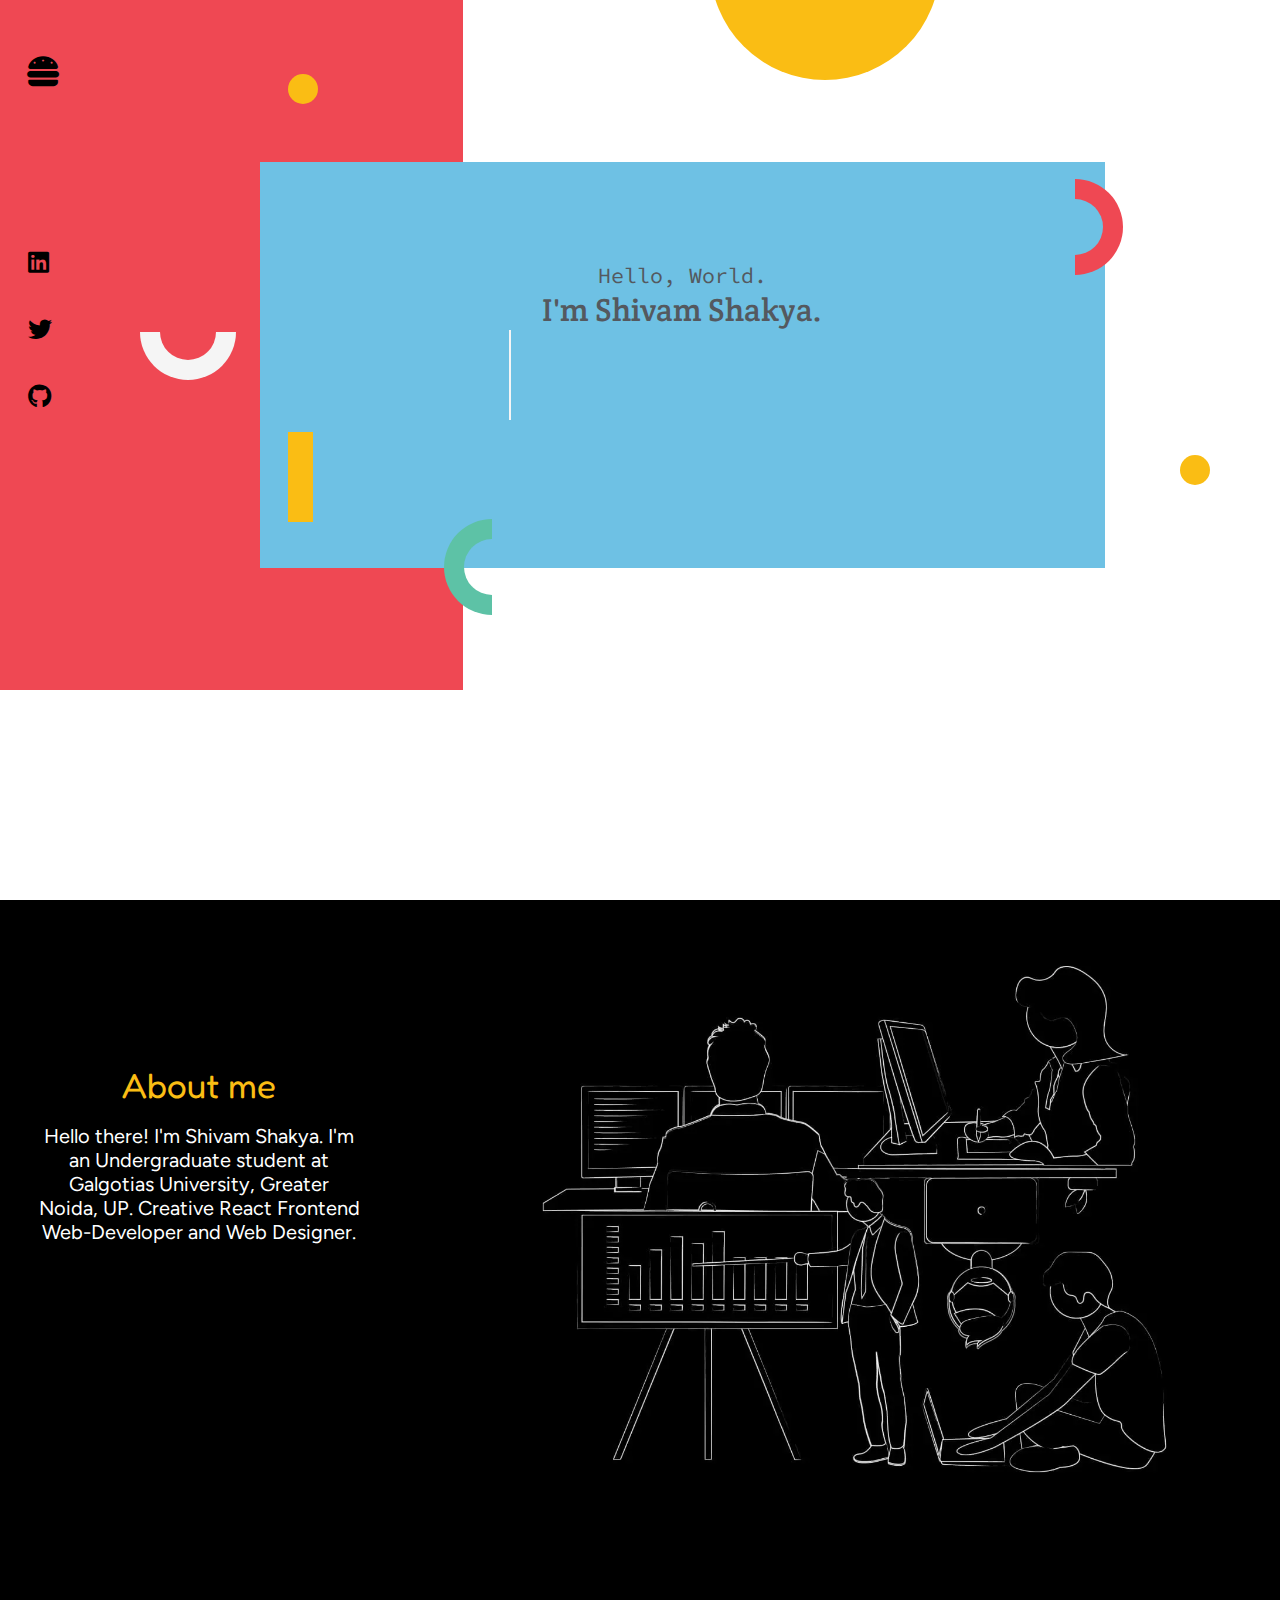
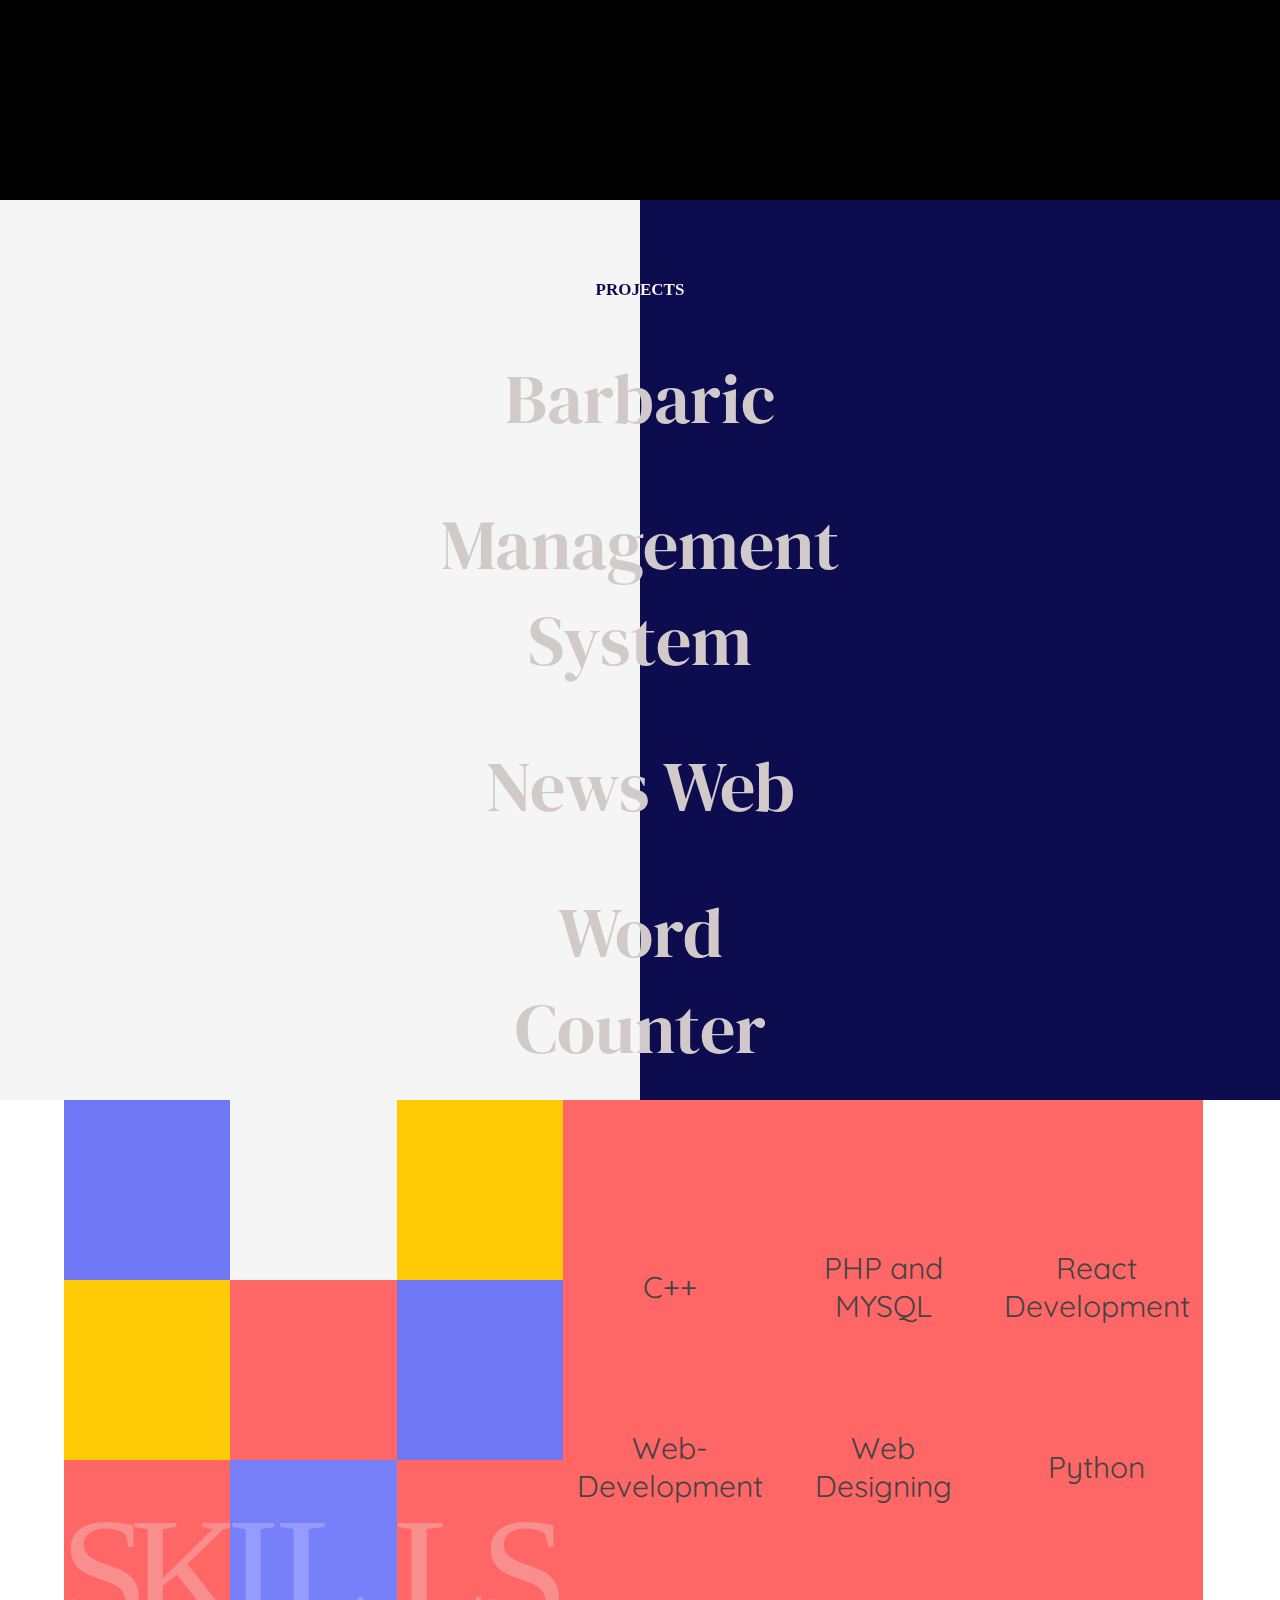
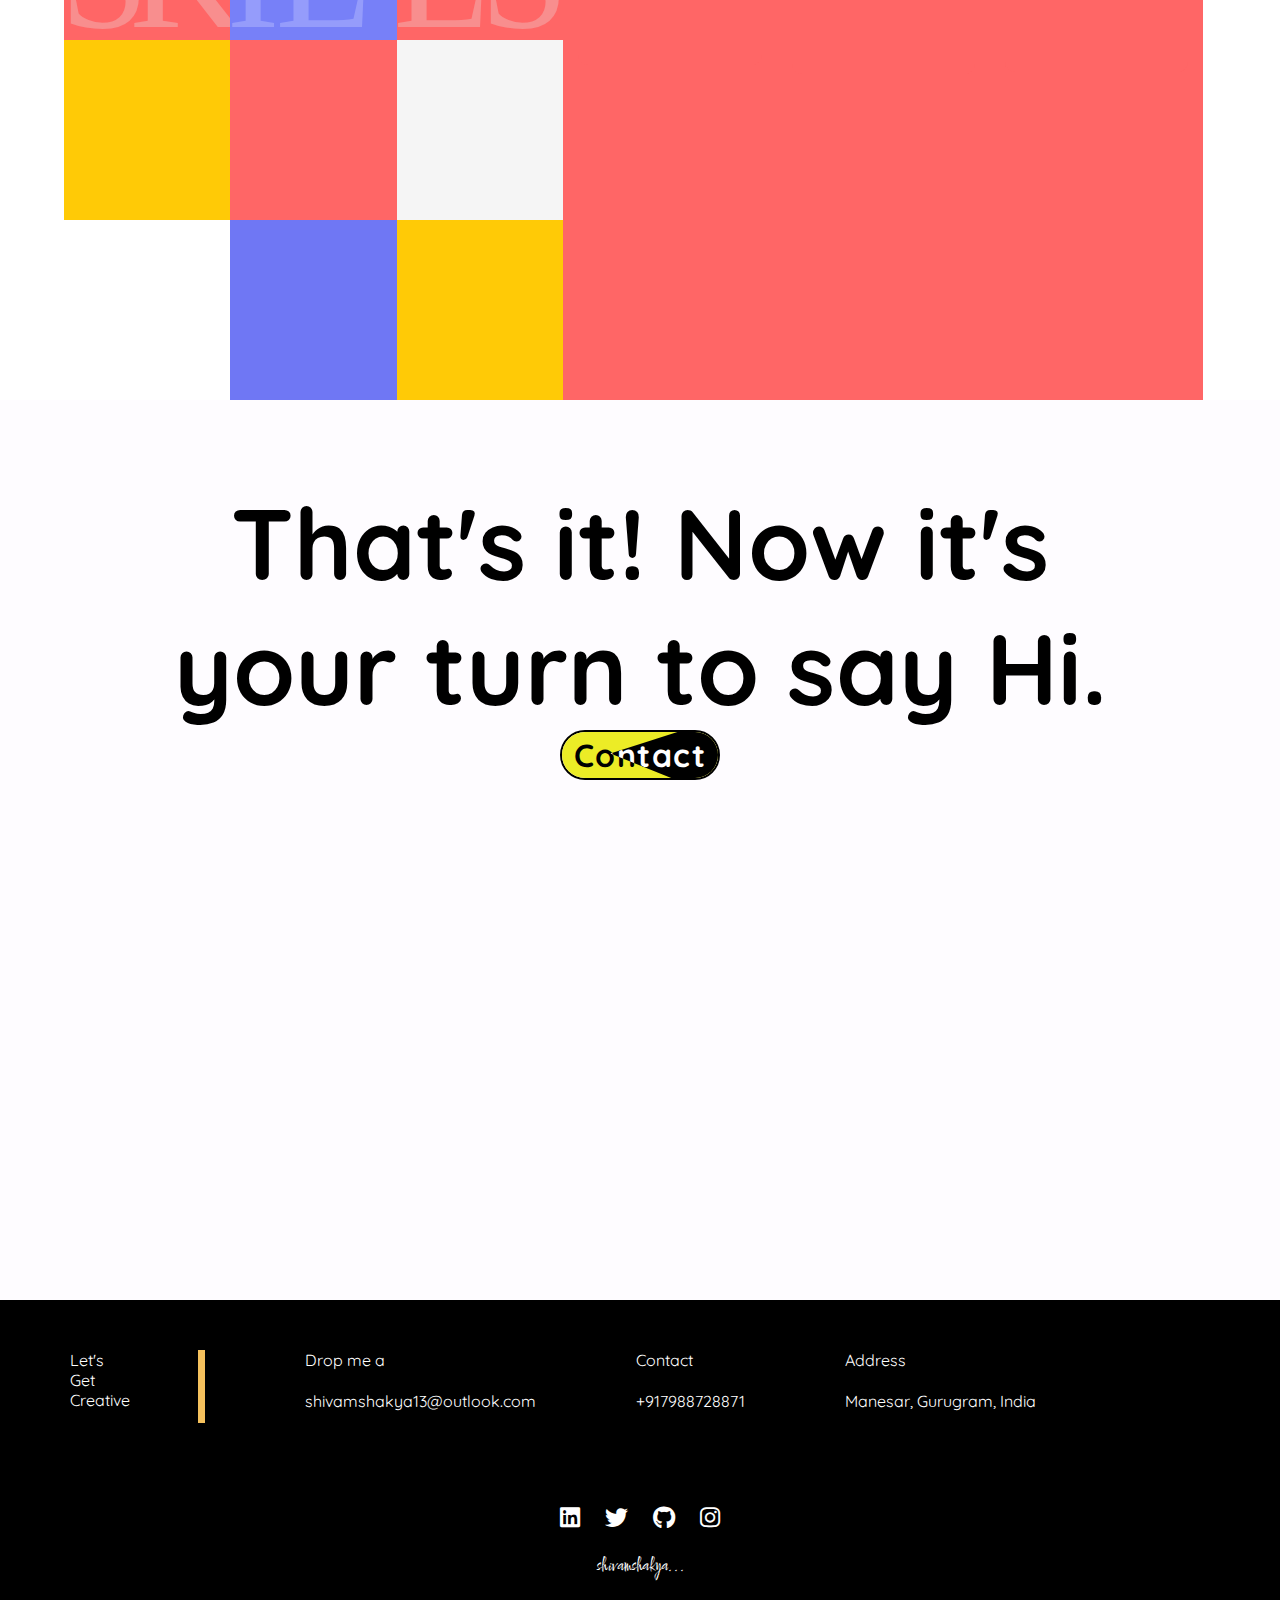
<file: index.html>
<!DOCTYPE html>
<html lang="en">
    <head>
        <meta charset="UTF-8">
        <meta http-equiv="X-UA-Compatible" content="IE=edge">
        <meta name="viewport" content="width=device-width, initial-scale=1.0">
       
        <link rel="stylesheet" href="style.css">
        <link rel="stylesheet" type="text/css"
            href="https://cdnjs.cloudflare.com/ajax/libs/font-awesome/6.0.0/css/all.min.css">
            <link/>
        

          <!-- ^ -> Project text decoration -->
          

        <title>Shivam Shakya | Portfolio</title>
    </head>
    <body>
        <div class="full-weblength">

<!-- /////////////       PAGE - 1  (  Home   )      ///////////////////// -->
        
            <div class="page1">


                <input type="checkbox" id="opensidebarmenu">
                <label for="opensidebarmenu" class="sidebaricontoggle"><i class="fa-solid fa-burger"></i></label>
                <div id="sidebarmenu">
                    <ul class="menu">
                        <li><a href="index.html">Home</a></li>
                        <li><a href="Aboutme/aboutme.html">About Me</a></li>
                        <li><a href="Projects/project.html">Projects</a></li>
                        <li><a href="contact/contacthtml.php">Contact Me</a></li>
                    </ul>
                </div>

                <div  class="redbox"></div>
                <div class="bluebox">
                    <div class="page1-words">
                        <span class="hello-world"> Hello, World. </span><br>
                        <span class="name"> I'm Shivam Shakya. </span><br>
                        <div class="web-des">
                        <ul class="dynamic-txt">
                            <li><span>A Freelancer.</span></li>
                            <li><span>A Web-Developer.</span></li>
                            <li><span>A Web-Designer.</span></li>
                            <li><span>A Graphic Designer.</span></li>
                            
                        </ul>    
                        </div>
                    </div>
                </div>

                <div class="yellowsemi-circle"></div>

                <div class="redsemi-donut"></div>
                <div class="greensemi-donut"></div>
                <div class="whitesemi-donut"></div>
                <div class="yellow-i"></div>
                <div class="yellow-dot"></div>
                <div class="red-dot"></div>

                
                
                <div class="sidebar">
                    <div class="icons">
                       
                        <div class="middle-icons">
                            <div class="linkedin">
                                <a href="https://www.linkedin.com/in/shivam-shakya-5a760122a/"><i class="fa-brands fa-linkedin"></i></a>
                            </div>
                            <div class="twitter">
                                <a href="https://twitter.com/ShivamS22376172"><i class="fa-brands fa-twitter"></i></a>
                            </div>
                            <div class="github">
                                <a href="https://github.com/ShivamShakya75"><i class="fa-brands fa-github"></i></a>
                            </div>
                        </div>
                    </div>
                </div>






            </div>





<!-- /////////////       PAGE - 2  (  About me   )       /////////////////// -->

        <div class="page2">
            <div class="black-bc">
                <div class="page2-content">
                    <div class="page2-intro">
                    <div class="aboutme-heading">About me</div> <br>
                    <div class="aboutme-lines">Hello there! I'm Shivam Shakya.
                        I'm an Undergraduate student at Galgotias University,
                        Greater Noida, UP. Creative React Frontend Web-Developer
                        and Web Designer.</div>
                    </div>

                <div class="photo-page2">
                    <img class="page2-img" src="img/aboutme-img.webp" alt="page2-img" srcset="">
                </div>

            </div>

            </div>
        </div>

   
<!-- /////////////       PAGE - 4  (  Projects   )       /////////////////// -->




            <main>
                <div class="page4">
                    
                    <div class="scroll-content">
                         <div class="page4-heading">PROJECTS</div>
                    <ul>
                        <li data-bg="img/socialmedia.avif">  <a href="https://github.com/ShivamShakya75/SocialApp_Hacktoberfest2022">  Barbaric                  </a></li>
                        <li data-bg="img/managesystem.avif"> <a href="https://github.com/ShivamShakya75/Management_system">  Management <br> System    </a></li>
                        <li data-bg="img/news2.jpg">         <a href="https://github.com/ShivamShakya75/NewsWeb">  News Web                  </a></li>
                        <li data-bg="img/wordcounter.avif">  <a href="https://github.com/ShivamShakya75/word_counter">  Word <br> Counter         </a></li>
                        <li data-bg="img/myntra.avif">       <a href="https://github.com/ShivamShakya75/myntaclone">  Myntra    </a></li>
                    </ul>
                </div>
                </div>
            </main>



<!-- /////////////       PAGE - 5  (  Skills   )      ///////////////////// -->

            <div class="page5">
                <div class="container1">
                    <div class="row1 displayflex">
                        <div class="boz1 boz-size"></div>
                        <div class="boz2 boz-size"></div>
                        <div class="boz3 boz-size"></div>
                    </div>
                    <div class="row2 displayflex">
                        <div class="boz4 boz-size"></div>
                        <div class="boz5 boz-size"></div>
                        <div class="boz6 boz-size"></div>
                    </div>
                    <div class="row3 displayflex">
                        <div class="boz7 boz-size displayflex"><span class="skill-s">S</span><span class="skill-k">K</span></div>
                        <div class="boz8 boz-size displayflex"><span class="skill-i">I</span><span class="skill-l">L</span></div>
                        <div class="boz9 boz-size displayflex"><span class="skill-l">L</span><span class="skill-s">S</span></div>
                    </div>
                    <div class="row4 displayflex">
                        <div class="boz10 boz-size"></div>
                        <div class="boz11 boz-size"></div>
                        <div class="boz12 boz-size"></div>
                    </div>
                    <div class="row5 displayflex">
                        <div class="boz13 boz-size"></div>
                        <div class="boz14 boz-size"></div>
                        <div class="boz15 boz-size"></div>
                    </div>

                </div>
                <div class="container2">
                    <div class="skillbox-container1 displayflex">
                        <div class="skillboxs">
                             <p> I have learned Data Structure and Algorithm in C++ language and then started competitive programming on Coding platforms. </p>
                         <div class="skillhead">
                            <span>C++</span>
                        </div>
                       </div>
                       
                        <div class="skillboxs-php">
                             <p > I started learning Backend Development with PHP and MYSQL, started building projects. </p>
                         <div class="skillhead">
                            <span>PHP and MYSQL</span>
                        </div>
                       </div>
                       
                        <div class="skillboxs-react">
                             <p> After Javascript, I learned React, which is a library of Javascript.Its help to create one-page Web-application. </p>
                         <div class="skillhead">
                            <span>React Development</span>
                        </div>
                       </div>
                       
                        
                    </div>

                    <div class="skillbox-container2 displayflex">
                        <div class="skillboxs-wdevelop">
                            
                                    <p>My first language was Python. After that I started HTML, CSS and Javascript. It took me 3 months to learn HTML, CSS and Javascript then build a fully responsive website after that. Then I started learning advanced CSS and am still learning..</p>

                        <div class="skillhead">
                           <span>Web-Development</span>
                       </div>
                      </div>
                      
                       <div class="skillboxs-wdesign">
                        
                        <p>
                            I learned CSS and am still CSS and practicing, everyday i get to learn something new. Along with CSS, I also practice SASS, PostCSS and advance Animation Effect. </p>
                        <div class="skillhead">
                           <span>Web Designing</span>
                       </div>
                      </div>
                      
                       <div class="skillboxs-python">

                        <p>My first language is python, from which I started coding. I learned python then started python development. My first project was made in Python language, I made a game 'Snake, Water and Gun' just like 'Tissue, paper scissor' that everyone must have played in their childhood.</p>
                        <div class="skillhead">
                           <span>Python</span>
                       </div>
                      </div> 
                        

                        </div>
                        
                    </div>

                </div>
            </div>

<!-- /////////////       PAGE - 6  (  Bye - Hi.. !   )        ////////////// -->

            <div class="page6">
                <div class="hi-note">
                    That's it! Now it's <br> your turn to say Hi.
                </div> 
               <div class="capsule">
                <a href="Contact/contacthtml.php">
                    <span>Contact</span>
                    <span>Contact</span>
                </a>
            </div>
                 
            </div>

<!-- /////////////       PAGE - 7  (  Footer   )      ///////////////////// -->
            
            <footer>
                <div class="page7">
                    <div class="upperfooter">
                    <div class="heading">
                        Let's <br> Get <br> Creative
                    </div>
                    <div class="yellow-line"></div>
                    <div class="footer-email ml50">
                        <div>Drop me a</div><br>
                        <div class="bt5">shivamshakya13@outlook.com</div>
                    </div>
                    <div class="footer-contact ml50">
                        <div>Contact</div><br>
                        <div class="bt5">+917988728871</div>
                    </div>
                    <div class="footer-address ml50">
                        <div>Address</div><br>
                        <div class="bt5">Manesar, Gurugram, India</div>
                    </div>
                </div>

                <div class="socialize">
            
                        <div class="footer-linkedin socialize-animation ">
                            <a href="https://www.linkedin.com/in/shivam-shakya-5a760122a/"><i class="fa-brands fa-linkedin"></i></a>
                        </div>
                        <div class="footer-twitter ml15 socialize-animation">
                            <a href="https://twitter.com/ShivamS22376172"><i class="fa-brands fa-twitter"></i></a>
                        </div>
                        <div class="footer-github ml15 socialize-animation">
                            <a href="https://github.com/ShivamShakya75"><i class="fa-brands fa-github"></i></a>
                        </div>
                        <div class="instagram ml15 socialize-animation">
                            <a href="https://www.instagram.com/__shivam_shakya/"><i class="fa-brands fa-instagram"></i></a>
                        </div>
                </div>
                <div class="sign">shivamshakya...  </div>
                </div>
            </footer>
        </div>
        

        <script src="https://cdnjs.cloudflare.com/ajax/libs/jquery/3.6.0/jquery.min.js" integrity="sha512-894YE6QWD5I59HgZOGReFYm4dnWc1Qt5NtvYSaNcOP+u1T9qYdvdihz0PPSiiqn/+/3e7Jo4EaG7TubfWGUrMQ==" crossorigin="anonymous" referrerpolicy="no-referrer"></script>
       
         <script>
            const scrollc = document.querySelector(".scroll-content");
            const li = document.querySelectorAll("li");

            li.forEach(el => {
                el.addEventListener("mouseover", () => {
                    let bg = el.getAttribute("data-bg");
                    scrollc.style.background = `url(${bg})no-repeat center /cover`;
                });
            });
        </script> 

        

         


    </body>
</html>
</file>
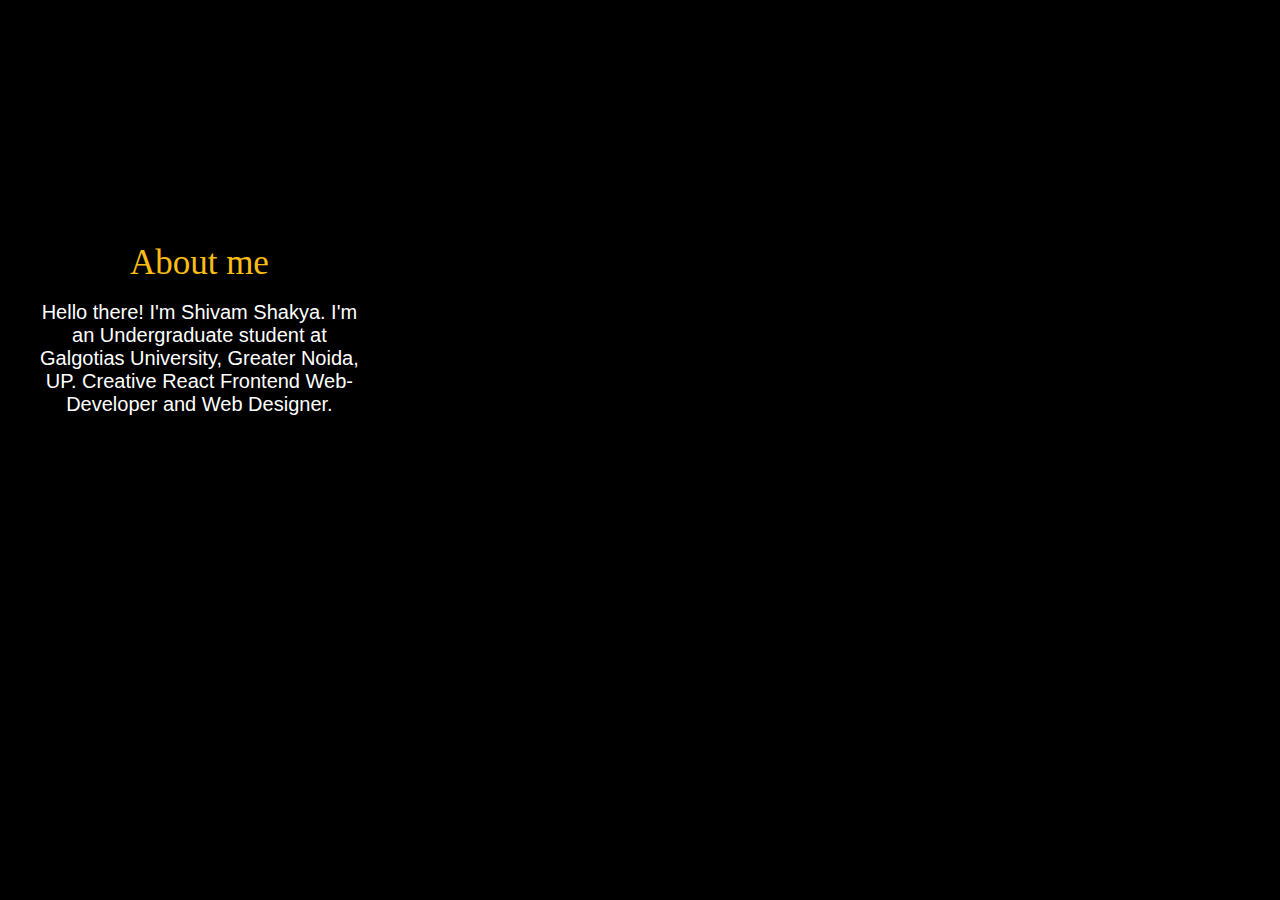
<file: Aboutme/aboutme.html>
<!DOCTYPE html>
<html lang="en">
<head>
    <meta charset="UTF-8">
    <meta http-equiv="X-UA-Compatible" content="IE=edge">
    <meta name="viewport" content="width=device-width, initial-scale=1.0">
    <link rel="stylesheet" href="aboutme.css">
    <title>About Me | Shivam's Portfolio</title>
</head>
<body>
    

    <div class="page2">
        <div class="black-bc">
            <div class="page2-content">
                <div class="aboutme-heading">About me</div> <br>
                <div class="aboutme-lines">Hello there! I'm Shivam Shakya.
                    I'm an Undergraduate student at Galgotias University,
                    Greater Noida, UP. Creative React Frontend Web-Developer
                    and Web Designer.</div>
            </div>

        </div>
    </div>


</body>
</html>
</file>
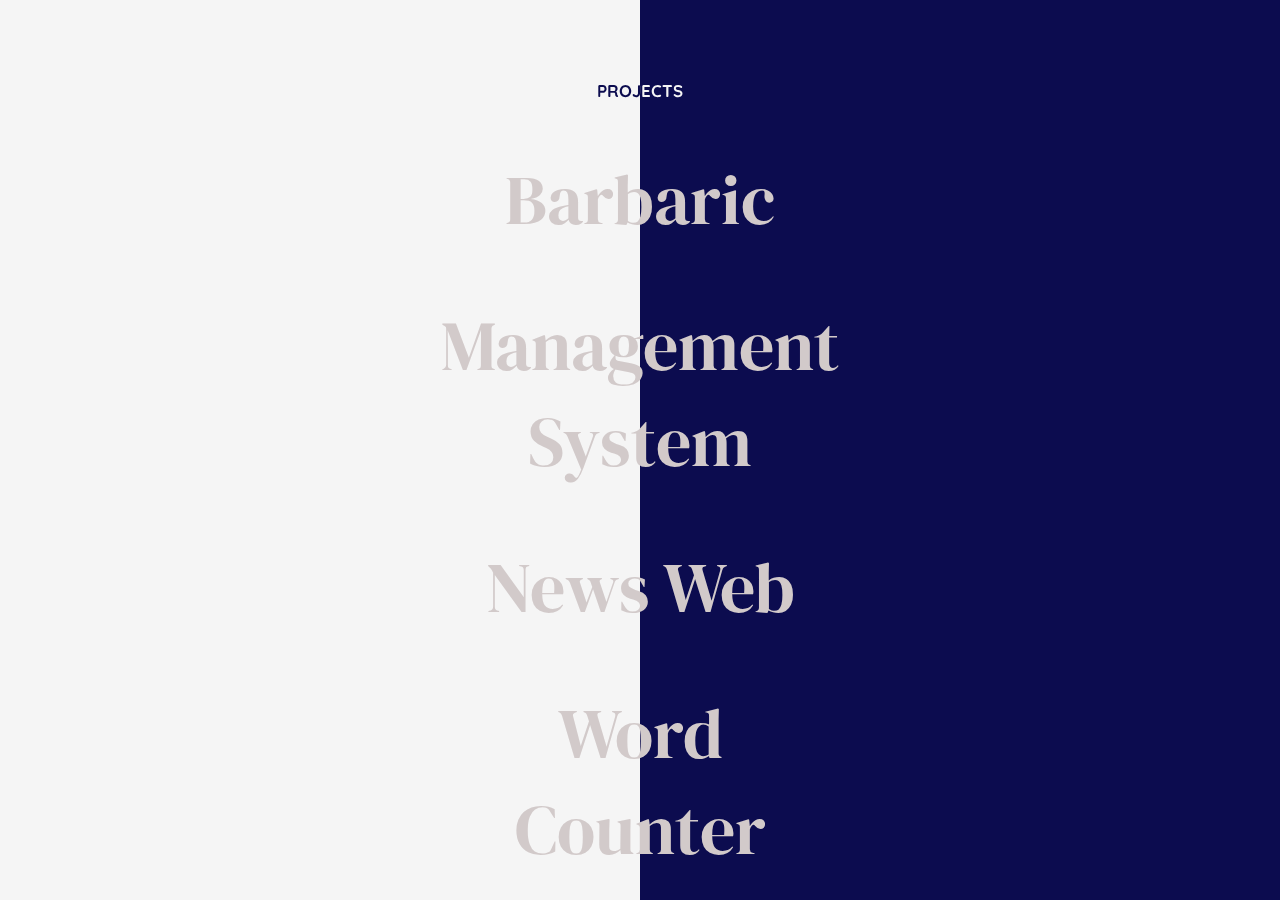
<file: Projects/project.html>
<!DOCTYPE html>
<html lang="en">
<head>
    <meta charset="UTF-8">
    <meta http-equiv="X-UA-Compatible" content="IE=edge">
    <meta name="viewport" content="width=device-width, initial-scale=1.0">
    <link rel="stylesheet" href="project.css">
    <title>Projects | Shivam's Portfolio</title>
</head>
<body>

    <main>
        <div class="page4">
            
            <div class="scroll-content">
                 <div class="page4-heading">PROJECTS</div>
            <ul>
                <li data-bg="../img/socialmedia.avif">  <a href="https://github.com/ShivamShakya75/SocialApp_Hacktoberfest2022">  Barbaric                  </a></li>
                <li data-bg="../img/managesystem.avif"> <a href="https://github.com/ShivamShakya75/Management_system">  Management <br> System    </a></li>
                <li data-bg="../img/news2.jpg">         <a href="https://github.com/ShivamShakya75/NewsWeb">  News Web                  </a></li>
                <li data-bg="../img/wordcounter.avif">  <a href="https://github.com/ShivamShakya75/word_counter">  Word <br> Counter         </a></li>
                <li data-bg="../img/myntra.avif">       <a href="https://github.com/ShivamShakya75/myntaclone">  Myntra    </a></li>
            </ul>
        </div>
        </div>
    </main>


    <script src="https://cdnjs.cloudflare.com/ajax/libs/jquery/3.6.0/jquery.min.js" integrity="sha512-894YE6QWD5I59HgZOGReFYm4dnWc1Qt5NtvYSaNcOP+u1T9qYdvdihz0PPSiiqn/+/3e7Jo4EaG7TubfWGUrMQ==" crossorigin="anonymous" referrerpolicy="no-referrer"></script>
       
    <script>
       const scrollc = document.querySelector(".scroll-content");
       const li = document.querySelectorAll("li");

       li.forEach(el => {
           el.addEventListener("mouseover", () => {
               let bg = el.getAttribute("data-bg");
               scrollc.style.background = `url(${bg})no-repeat center /cover`;
           });
       });
   </script> 
</body>
</html>
</file>
<file: style.css>
@import url('https://fonts.googleapis.com/css2?family=Kanit:wght@800&family=Mukta:wght@200&family=Source+Code+Pro&family=Ubuntu:wght@300;400&display=swap');
@import url('https://fonts.googleapis.com/css2?family=Kanit:wght@800&family=Mukta:wght@200&family=Ubuntu:wght@300;400&display=swap');
@import url('https://fonts.googleapis.com/css2?family=Crete+Round&family=Figtree&family=Fredoka+One&family=Kanit:wght@800&family=Mukta:wght@200&family=Source+Code+Pro&family=Ubuntu:wght@300;400&display=swap');
@import url('https://fonts.googleapis.com/css2?family=Crete+Round&family=Figtree&family=Fredoka+One&family=Kanit:wght@800&family=Mukta:wght@200&family=Source+Code+Pro&family=Ubuntu:wght@300;400&display=swap');
@import url('https://fonts.googleapis.com/css2?family=Crete+Round&family=Figtree&family=Fredoka+One&family=Kanit:wght@800&family=Mukta:wght@200&family=Quicksand:wght@700&family=Source+Code+Pro&family=Ubuntu:wght@300;400&display=swap');
@import url('https://fonts.googleapis.com/css2?family=Crete+Round&family=Figtree&family=Fredoka+One&family=Kanit:wght@800&family=Mukta:wght@200&family=Quicksand:wght@700&family=Source+Code+Pro:wght@300;400&family=Ubuntu:wght@300;400&display=swap');
@import url('https://fonts.googleapis.com/css2?family=Crete+Round&family=Figtree&family=Kanit:wght@800&family=Mukta:wght@200&family=Quicksand:wght@700&family=Source+Code+Pro:wght@300;400&family=Ubuntu:wght@300;400&display=swap');
@import url('https://fonts.googleapis.com/css2?family=Crete+Round&family=Figtree&family=Kanit:wght@800&family=Mukta:wght@200&family=Quicksand:wght@700&family=Source+Code+Pro:wght@300;400&family=Ubuntu:wght@300;400&display=swap');
@import url('https://fonts.googleapis.com/css2?family=Crete+Round&family=Figtree&family=Kanit:wght@800&family=Mukta:wght@200&family=Quicksand:wght@700&family=Source+Code+Pro:wght@300;400&family=Ubuntu:wght@300;400&family=Varela+Round&display=swap');
@import url('https://fonts.googleapis.com/css2?family=Comforter+Brush&family=Crete+Round&family=Figtree&family=Kanit:wght@800&family=Mukta:wght@200&family=Quicksand:wght@700&family=Source+Code+Pro:wght@300;400&family=Ubuntu:wght@300;400&family=Varela+Round&display=swap');
@import url('https://fonts.googleapis.com/css2?family=Abril+Fatface&family=Comforter+Brush&family=Crete+Round&family=Figtree&family=Kanit:wght@800&family=Mukta:wght@200&family=Quicksand:wght@700&family=Roboto+Slab:wght@700;900&family=Source+Code+Pro:wght@300;400&family=Ubuntu:wght@300;400&family=Varela+Round&display=swap');
@import url('https://fonts.googleapis.com/css2?family=Comforter+Brush&family=Crete+Round&family=Figtree&family=Kanit:wght@800&family=Mukta:wght@200&family=Quicksand:wght@700&family=Roboto+Slab:wght@700;900&family=Source+Code+Pro:wght@300;400&family=Ubuntu:wght@300;400&family=Varela+Round&display=swap');
@import url('https://fonts.googleapis.com/css2?family=Comforter+Brush&family=Crete+Round&family=Figtree&family=IM+Fell+English+SC&family=Kanit:wght@800&family=Mukta:wght@200&family=Quicksand:wght@700&family=Roboto+Slab:wght@700;900&family=Source+Code+Pro:wght@300;400&family=Ubuntu:wght@300;400&family=Varela+Round&display=swap');
@import url('https://fonts.googleapis.com/css2?family=Comforter+Brush&family=Crete+Round&family=DM+Serif+Display&family=Figtree&family=IM+Fell+English+SC&family=Kanit:wght@800&family=Mukta:wght@200&family=Quicksand:wght@700&family=Roboto+Slab:wght@700;900&family=Source+Code+Pro:wght@300;400&family=Ubuntu:wght@300;400&family=Varela+Round&display=swap');
@import url('https://fonts.googleapis.com/css2?family=Comforter+Brush&family=Crete+Round&family=DM+Serif+Display&family=Figtree&family=IM+Fell+English+SC&family=Kanit:wght@800&family=Montserrat:wght@600&family=Mukta:wght@200&family=Paytone+One&family=Quicksand:wght@700&family=Roboto+Slab:wght@700;900&family=Source+Code+Pro:wght@300;400&family=Ubuntu:wght@300;400&family=Varela+Round&family=Work+Sans:wght@700&display=swap');

html{
    scroll-behavior: smooth;
    
}



body::-webkit-scrollbar{
    display: none;
}

*{
    margin: 0;
    padding: 0;
    box-sizing: border-box;
}

 /* /////////////       PAGE - 1  (  Home   )      ///////////////////// */

@media screen and (max-width: 412px){

    .redbox{
background-color: red;
    }
}


#sidebarmenu{
    height: 100%;
    left: 0;
    top: 0;
    width: 1270px;
    background-color: #6F77F4;
    border: 100px solid white;
    position: absolute;
    z-index: 10;
    transform: translateX(-1270px);
    transition: transform 500ms ease-in-out;
}
#sidebarmenu ul li {
    text-align: center;
    font-size: 35px;
    color: white;
    font-family: 'DM Serif Display', serif;
    letter-spacing: 2px;
    list-style: none;
    
}
#sidebarmenu ul li a{
    text-decoration: none;
    color: white;
}
#sidebarmenu ul li:hover{
    font-size: 39px;
    color: white;
    text-shadow: 0 0 2px #fff,
    0 0 10px #fff,
    0 0 20px #fff,
    0 0 40px #fff,
    0 0 80px #fff;

}
#sidebarmenu ul{
    margin-top: 100px;
}
.sidebaricontoggle{
    color: #000000;
    background-color: transparent;
    position: absolute;
    z-index: 20;
    top: 6%;
    left: 2%;
    cursor: pointer;
    font-size: 34px;

}
#opensidebarmenu:checked ~ #sidebarmenu{
    transform: translateX(0px);
}

 .page1{
    width: 100%;
    height: 100vh;

}

.redbox{
    width: 28.9375rem;
    height: 43.18rem;
    position:absolute;
    margin-top: -19px;
    background-color: #EF4853;
 
}   

.bluebox{
    width: 52.8rem;
    height: 25.388rem;
    margin-top: 8.99rem;
    margin-left: 16.25rem;
    background-color: #6EC1E4;
    position: absolute;
    background-attachment: fixed;
}

.yellowsemi-circle{
    width: 14.375rem;
    height: 7.188rem;
    background-color: rgb(250, 189, 20);
    position: absolute;
    top: -2.188rem;
    margin-left: 44.375rem;
    border-radius: 0px 0px 9.375rem 9.375rem;
   
}
.redsemi-donut{
    width: 3rem;
    height: 6rem;
    border-top: 1.25rem solid #EF4853;
    border-right: 1.25rem solid #EF4853;
    border-bottom: 1.25rem solid #EF4853;
    position: absolute;
    top: 11.188rem;
    left: 67.185rem;
    background-color: transparent;
    border-radius: 0rem 9.375rem 9.375rem 0rem;
    animation: rotate 2s timing-function 1s 5;

}

.greensemi-donut{
    width: 3rem;
    height: 6rem;
    border-radius: 9.375rem 0rem 0rem 9.375rem;  
    border-top: 1.25rem solid #5DC2A6;
    border-left: 1.25rem solid #5DC2A6;
    border-bottom: 1.25rem solid #5DC2A6;
    position: absolute;
    top: 32.438rem;
    left: 27.75rem;
}
.whitesemi-donut{
    width: 6rem;
    height: 3rem;
    border-radius: 0rem 0rem 10rem 10rem;
    border-bottom: 1.25rem solid whitesmoke;
    border-left: 1.25rem solid whitesmoke;
    border-right: 1.25rem solid whitesmoke;
    position: absolute;
    top: 20.75rem;
left: 8.731rem;
}
.yellow-i{
    width: 1.563rem;
    height: 5.625rem;
    background-color: rgb(250, 189, 20);
    position: absolute;
    top: 27rem;
    left: 18rem;
}

.yellow-dot{
    width: 1.875rem;
    height: 1.875rem;
    border-radius: 50%;
    background-color: rgb(250, 189, 20);
    position: absolute;
    top: 4.625rem;
    left: 18rem;
}

.red-dot{
    width: 1.875rem;
    height: 1.875rem;
    border-radius: 50%;
    background-color: rgb(250, 189, 20);   
    position: absolute;
    top: 28.438rem;
    left: 73.75rem;
}
.sidebar{
    position: absolute;
    width: 2.5rem;
    height: 21.875rem;
    top: 5.625rem;
    left: 1.75rem;
    

}

.middle-icons{
    margin-top: 10rem;
}
.linkedin{
    font-size: 1.5rem;
}
.linkedin a{
    color: #000000;
}
.github a{
    color: #000000;
}
.github{
    font-size: 1.5rem;
    margin-top: 2.5rem;
    
}
.twitter a{
    color: #000000;
}
.twitter{
    font-size: 1.5rem;
    margin-top: 2.5rem;
}
.fa-brands:hover{
    color: #fff;
    text-shadow: 0 0 0.625rem #fff,
    0 0 1.25rem #fff,
    0 0 2.5rem #fff,
    0 0 5rem #fff,
    0 0 10rem #fff;
}
.hello-world{
    font-family: 'Source Code Pro', monospace;
    font-size: 1.35rem;
    /* color: #7A7A7A; */
    color: #54595F;
}       
.web-des{
font-family: 'Kanit', sans-serif;
font-size: 3.75rem;
color: whitesmoke;

} 
.dynamic-txt{
list-style: none;
overflow: hidden;
height: 5.625rem;
/* line-height: 8rem; */
/* background-color: grey; */

}
.dynamic-txt li{
position: relative;
top: 0;
animation: slide 12s steps(4) infinite;

}
@keyframes slide{
100%{
    top: -22.5rem;
}
}
.dynamic-txt li span{
position: relative;
}
.dynamic-txt li span::after{
content: "";
position: absolute;
height: 100%;
width: 100%;
left: 0;
background: #6EC1E4;
border-left: 2px solid whitesmoke;
animation: typing 3s steps(10) infinite;
/* animation-delay: 20s; */
}
@keyframes typing{
100%{
    left: 100%;
    margin: 0 -60px 0 60px ;
}
} 

.name{
font-family: 'Crete Round', serif;
font-size: 1.995rem;
color: #54595F;
}
.page1-words{
    text-align: center;
    margin-top: 6.25rem;
}





 /* /////////////       PAGE - 2  (  About me   )      ///////////////////// */

.black-bc{
    height: 100vh;
    width: 100%;
    background-color: black;
    position: relative;
}
.page2-content{
    width: 20.125rem;
    height: 18.75rem;
    position: absolute;
    top: 10.25rem;
    left: 2.375rem;

}
.photo-page2{
    position: absolute;
    left: 500px;
    top: -108px;
}
.aboutme-heading{
    color: white;
    font-family: 'Fredoka One', cursive;
    color: rgb(250, 189, 20);
    font-size: 2.188rem;
    text-align: center;
}
.aboutme-lines{
    font-family: 'Figtree', sans-serif;
    font-size: 1.25rem;
    color: white;
    text-align: center;
    
}
.page2-img{
    width: 633px;
    height: auto;
}


/* /////////////       PAGE - 4  (  Projects   )      ///////////////////// */

.page4{
    width: 100%;
    height: 100vh;
    /* background-color: rgb(35, 35, 66); */
    background: linear-gradient(to right, whitesmoke 0%, whitesmoke 50%, rgb(12, 12, 79) 50%, rgb(12, 12, 79) 100%);
    
}
.scroll-content{
    height: 100vh;
    width: 100%;
    overflow: auto;
    position: relative;
    background-color: transparent;

}
.scroll-content::-webkit-scrollbar{
    display: none;
}
.scroll-content ul li a{
    color: rgb(210, 202, 202);
    text-decoration: none;

}
.scroll-content ul:hover li a {
    color: rgba(225,225,225, .1);
}
.scroll-content ul li:hover a{
    color: white;
}
.scroll-content ul li {
    font-size: 4.375rem;
    text-align: center;
    margin-top: 3.125rem;
    font-family: 'DM Serif Display', serif;
    list-style: none;
    
}
.page4-heading{
    /* color: white; */
    background: linear-gradient(to right,rgb(12, 12, 79) 0%, rgb(12, 12, 79) 50%, whitesmoke 50%, whitesmoke 100%);
    -webkit-text-fill-color: transparent;
    -webkit-background-clip: text;
    text-align: center;
    margin-top: 5rem;
    font-size: 1.063rem;
    font-weight: bold;
}




/* ////////////////////////        PAGE - 5          //////////////////////// */
.page5{
    width: 100vw;
    height: 100vh;
    background-color:white;
    display: flex;


}
.container1{
    width: 39vw;
    height: 100vh;
    margin-left: 5vw;
}
.displayflex{
    display: flex;
}
.boz-size{
    width: 13vw;
    height: 20vh;
}
.boz1{
    background-color: #6F77F4;
    
}
.boz2{
    background-color: whitesmoke;
}
.boz3{
    background-color: #FFCA06;
}
.boz4{ background-color: #FFCA06;}
.boz5{ background-color: #FF6666; }
.boz6{ background-color:  #6F77F4;}
.boz7{
    background-color: #FF6666; 
    color: #f88e8e; 
    font-size: 9.975rem;
    font-family: 'IM Fell English SC', serif;
    }
.boz7 span{
    display: flex;
    align-items: center;
    justify-content: center;
    min-height: 2vh;
    margin-top: 2.999rem;
    margin-left: -0.25rem;
    letter-spacing: -0.938rem;
}
.boz8{ 
    background-color: #7780f8; 
    color: #959cfb; 
    font-size: 9.975rem;
    font-family: 'IM Fell English SC', serif;
}
.boz8 span{
    display: flex;
    align-items: center;
    justify-content: center;
    min-height: 2vh;
    margin-top: 2.999rem;
    margin-left: -0.25rem
}
.boz9{
    background-color: #FF6666; 
    color: #f88e8e; 
    font-size: 9.975rem;
    font-family: 'IM Fell English SC', serif;
}
.boz9 span{
    display: flex;
    align-items: center;
    justify-content: center;
    min-height: 2vh;
    margin-top: 2.999rem;
    margin-left: -0.199rem;
    letter-spacing: -0.5rem;
}
.boz10{background-color: #FFCA06;}
.boz11{background-color: #FF6666; }
.boz12{background-color: whitesmoke; }
.boz13{background-color: white; }
.boz14{background-color: #6F77F4; }
.boz15{background-color: #FFCA06;}

.skill-s:hover{
    text-shadow: 0 0 0.625rem #fff,
    0 0 1.25rem #fff,
    0 0 2.5rem #fff,
    0 0 5rem #fff,
    0 0 10rem #fff;
}
.skill-k:hover{
    text-shadow: 0 0 0.625rem #fff,
    0 0 1.25rem #fff,
    0 0 2.5rem #fff,
    0 0 5rem #fff,
    0 0 10rem #fff;
}
.skill-i:hover{
    text-shadow: 0 0 0.625rem #fff,
    0 0 1.25rem #fff,
    0 0 2.5rem #fff,
    0 0 5rem #fff,
    0 0 10rem #fff;
}
.skill-l:hover{
    text-shadow: 0 0 0.625rem #fff,
    0 0 1.25rem #fff,
    0 0 2.5rem #fff,
    0 0 5rem #fff,
    0 0 10rem #fff;
}
.skill-l:hover{
    text-shadow: 0 0 0.625rem #fff,
    0 0 1.25rem #fff,
    0 0 2.5rem #fff,
    0 0 5rem #fff,
    0 0 10rem #fff;
}
.skill-s:hover{
    text-shadow: 0 0 0.625rem #fff,
    0 0 1.25rem #fff,
    0 0 2.5rem #fff,
    0 0 5rem #fff,
    0 0 10rem #fff;
}





body{
    margin: 0;
    padding: 0;
}
.container2{
    width: 50vw;
    height: 100vh;
    background-color: #FF6666;
    position: relative;
    color: #434345;
}
.skillbox-container1{
    margin-top: 3.125rem;
}
.skillbox-container2{
    margin-top: -1.875rem;
}
.skillboxs{
    position: relative;
    background: #FF6666;
    width: 15.625rem;
    height: 11.25rem;
    float: left;
    margin: 0.938rem;
    box-sizing: border-box;
    border-radius: 0.625rem;   
}

.skillboxs p {
    margin-top: 2.675rem;
    text-align: center;
    font-family: 'Quicksand', sans-serif;
    font-size: 0.938rem;
}
.skillhead{
    position: absolute;
    top: 0;
    left: 0;
    width: 100% ;
    height: 100% ;
    background-color: #FF6666;
    transition: 0.5s;
    border-radius: 0.625rem;
    z-index: 1;
    text-align: center;
    font-family: 'Quicksand', sans-serif;
    font-size: 1.875rem;
}
.skillhead span{
    display: flex;
    align-items: center;
    justify-content: center;
    min-height: 27vh;
    
}
.skillboxs:hover .skillhead{
    top: -4.375rem;
    left: 50%;
    width: 0px;
    height: 0px;
    
}
.skillboxs-php{
    position: relative;
    background: #FF6666;
    width: 15.625rem;
    height: 11.25rem;
    float: left;
    margin: 0.938rem;
    box-sizing: border-box;
    border-radius: 0.625rem;
    
}
.skillboxs-php p{
    margin-top: 5.313rem;
    text-align: center;
    font-family: 'Quicksand', sans-serif;
    font-size: 0.938rem;

}
.skillboxs-php .skillhead{
    font-family: 'Quicksand', sans-serif; 
}
.skillboxs-php:hover .skillhead{
    top: -2.813rem;
    left: 50%;
    width: 0px;
    height: 0px;
    font-size: 1.25rem;
}

.skillboxs-react{
    position: relative;
    background: #FF6666;
    width: 15.625rem;
    height: 11.25rem;
    float: left;
    margin: 0.938rem;
    box-sizing: border-box;
    border-radius: 0.625rem;    
}
.skillboxs-react p{
    margin-top: 5.25rem;
    text-align: center;
    font-family: 'Quicksand', sans-serif;
    font-size: 0.938rem;

}
.skillboxs-react .skillhead{
    font-family: 'Quicksand', sans-serif; 
}
.skillboxs-react:hover .skillhead{
    top: -2.813rem;
    left: 50%;
    width: 0px;
    height: 0px;
    font-size: 1.25rem;
}

.skillboxs-wdevelop{
    position: relative;
    background: #FF6666;
    width: 15.625rem;
    height: 20rem;
    float: left;
    margin: 0.938rem;
    box-sizing: border-box;
    border-radius: 0.625rem;   
}
.skillboxs-wdevelop p{
    margin-top: 4.25rem;
    text-align: center;
    font-family: 'Quicksand', sans-serif;
    font-size: 0.938rem;

}
.skillboxs-wdevelop .skillhead{
    font-family: 'Quicksand', sans-serif; 
}
.skillboxs-wdevelop:hover .skillhead{
    top: -3.125rem;
    left: 50%;
    width: 0px;
    height: 0px;
    font-size: 1.25rem;
}
.skillboxs-wdesign{
    position: relative;
    background: #FF6666;
    width: 15.625rem;
    height: 20.563rem;
    float: left;
    margin: 0.938rem;
    box-sizing: border-box;
    border-radius: 0.625rem;
   
}
.skillboxs-wdesign p{
    margin-top: 4.25rem;
    text-align: center;
    font-family: 'Quicksand', sans-serif;
    font-size: 0.938rem;

}
.skillboxs-wdesign .skillhead{
    font-family: 'Quicksand', sans-serif; 
}
.skillboxs-wdesign:hover .skillhead{
    top: -3.125rem;
    left: 50%;
    width: 0px;
    height: 0px;
    font-size: 1.25rem;
}
.skillboxs-python{
    position: relative;
    background: #FF6666;
    width: 15.625rem;
    height: 20.438rem;
    float: left;
    margin: 0.938rem;
    box-sizing: border-box;
    border-radius: 0.625rem;   
}
.skillboxs-python p{
    margin-top: 3.925rem;
    text-align: center;
    font-family: 'Quicksand', sans-serif;
    font-size: 0.938rem;

}
.skillboxs-python .skillhead{
    font-family: 'Quicksand', sans-serif; 
}
.skillboxs-python:hover .skillhead{
    top: -3.125rem;
    left: 50%;
    width: 0px;
    height: 0px;
    font-size: 1.25rem;
}

/* //////////////////////      PAGE - 6      ///////////////////////////// */
.page6{
    width: 100vw;
    height: 100vh;
    background-color: #FEFCFF;
}

.hi-note{
    font-size: 6.25rem;
    text-align: center;
    font-family: 'Quicksand', sans-serif;
    font-weight: bolder;
    padding-top: 5rem;
}

.capsule{
    display: flex;
    justify-content: center;
    align-items: center;
    

}
.capsule a{
    position: relative;
    display: inline-block;
    width: 10rem;
    height: 3.125rem;
    border: 2px solid black;
    border-radius: 2.5rem;

}
.capsule a span{
    position:absolute;
    top: 0;
    left: 0;
    width: 100%;
    height: 100%;
    color: black;
    background-color: rgb(236, 236, 38);
    border-radius: 2.5rem;
    align-items: center;
    letter-spacing: 0.094rem;
    font-size: 2rem;
    font-family: 'Quicksand', sans-serif;
    font-weight: bolder;
    display: flex;
    justify-content: center;
    text-align: center;

}

.capsule a span:nth-child(2)
{
    color: #fff;
    background-color: black;
    z-index: 2;
    transition: 0.5s;
    -webkit-clip-path: polygon(74% 0, 100% 0, 100% 100%, 70% 100%, 31% 47%);
    clip-path: polygon(74% 0, 100% 0, 100% 100%, 70% 100%, 31% 47%);
    
    
}
.capsule a span:nth-child(2):hover{
    -webkit-clip-path: polygon(0 0, 100% 1%, 100% 100%, 0 100%, 0% 50%);
    clip-path: polygon(0 0, 100% 1%, 100% 100%, 0 100%, 0% 50%);
    color: #fff;
    text-shadow: 0 0 0.625rem #fff,
    0 0 1.25rem #fff,
    0 0 2.5rem #fff,
    0 0 5rem #fff,
    0 0 10rem #fff;
}
.capsule a span:nth-child(1):hover ~ span:nth-child(2){
    -webkit-clip-path: polygon(100% 0, 100% 0, 100% 100%, 100% 100%, 100% 50%);
    clip-path: polygon(100% 0, 100% 0, 100% 100%, 100% 100%, 100% 50%);
} 

/* /////////////////        PAGE - 7 (FOOTER)        /////////////////////// */

.page7{
    width: 100vw;
    height: 50vh;
    background-color: black;
    color: #fff;
    font-family: 'Quicksand', sans-serif;
}
.upperfooter{
    display: flex;
    margin-left: 4.375rem;
    border-top: 3.125rem solid black;

}
.yellow-line{
    width: 0.438rem;
    height: 4.55rem;
    background-color: #f5c15d;
    margin-left: 4.25rem;

}
.ml50{
    margin-left: 6.25rem;

}
.bt5{
    border-top: 0.013rem solid black;
}        
.socialize{
    display: flex;
    color: #fff;
    justify-content: center;
    font-size: 1.438rem;
    border-top: 5rem solid black ;

} 
.socialize a{
    color: white;
}  
.ml15{
    margin-left: 1.563rem;
}      
.sign{
    display: flex;
    justify-content: center;
    font-family: 'Comforter Brush', cursive;
    border: 1.25rem solid black;
    font-size: 1.25rem;
}
.socialize-animation:hover{
    transform: translateY(-5px);
    color: #fff;
    text-shadow: 0 0 0.625rem #fff,
    0 0 1.25rem #fff,
    0 0 2.5rem #fff,
    0 0 5rem #fff,
    0 0 10rem #fff;
}
</file>
<file: Aboutme/aboutme.css>
*{
    margin: 0;
    padding: 0;
}
.black-bc{
    height: 100vh;
    width: 100%;
    background-color: black;
    position: relative;
}
.page2-content{
    width: 322px;
    height: 300px;
    position: absolute;
    top: 27%;
    left: 3%;
}
.aboutme-heading{
    color: white;
    font-family: 'Fredoka One', cursive;
    color: rgb(250, 189, 20);
    font-size: 35px;
    text-align: center;
}
.aboutme-lines{
    font-family: 'Figtree', sans-serif;
    font-size: 20px;
    color: white;
    text-align: center;
    
}
</file>
<file: Projects/project.css>
@import url('https://fonts.googleapis.com/css2?family=Comforter+Brush&family=Crete+Round&family=Figtree&family=IM+Fell+English+SC&family=Kanit:wght@800&family=Mukta:wght@200&family=Quicksand:wght@700&family=Roboto+Slab:wght@700;900&family=Source+Code+Pro:wght@300;400&family=Ubuntu:wght@300;400&family=Varela+Round&display=swap');
@import url('https://fonts.googleapis.com/css2?family=Comforter+Brush&family=Crete+Round&family=DM+Serif+Display&family=Figtree&family=IM+Fell+English+SC&family=Kanit:wght@800&family=Mukta:wght@200&family=Quicksand:wght@700&family=Roboto+Slab:wght@700;900&family=Source+Code+Pro:wght@300;400&family=Ubuntu:wght@300;400&family=Varela+Round&display=swap');
@import url('https://fonts.googleapis.com/css2?family=Comforter+Brush&family=Crete+Round&family=DM+Serif+Display&family=Figtree&family=IM+Fell+English+SC&family=Kanit:wght@800&family=Montserrat:wght@600&family=Mukta:wght@200&family=Paytone+One&family=Quicksand:wght@700&family=Roboto+Slab:wght@700;900&family=Source+Code+Pro:wght@300;400&family=Ubuntu:wght@300;400&family=Varela+Round&family=Work+Sans:wght@700&display=swap');

*{
    margin: 0;
    padding: 0;
}
.page4{
    width: 100%;
    height: 100vh;
    /* background-color: rgb(35, 35, 66); */
    background: linear-gradient(to right, whitesmoke 0%, whitesmoke 50%, rgb(12, 12, 79) 50%, rgb(12, 12, 79) 100%);
    
}
.scroll-content{
    height: 100vh;
    width: 100%;
    overflow: auto;
    position: relative;
    background-color: transparent;

}
.scroll-content::-webkit-scrollbar{
    display: none;
}
.scroll-content ul li a{
    color: rgb(210, 202, 202);
    list-style: none;
    text-decoration: none;

}
.scroll-content ul:hover li a {
    color: rgba(225,225,225, .1);
}
.scroll-content ul li:hover a{
    color: white;
}
.scroll-content ul li {
    font-size: 70px;
    text-align: center;
    margin-top: 50px;
    font-family: 'DM Serif Display', serif;
    list-style: none;
    
}
.page4-heading{
    /* color: white; */
    background: linear-gradient(to right,rgb(12, 12, 79) 0%, rgb(12, 12, 79) 50%, whitesmoke 50%, whitesmoke 100%);
    -webkit-text-fill-color: transparent;
    -webkit-background-clip: text;
    text-align: center;
    margin-top: 80px;
    font-size: 17px;
    font-weight: bold;
    font-family: 'Quicksand', sans-serif; 
}
</file>
